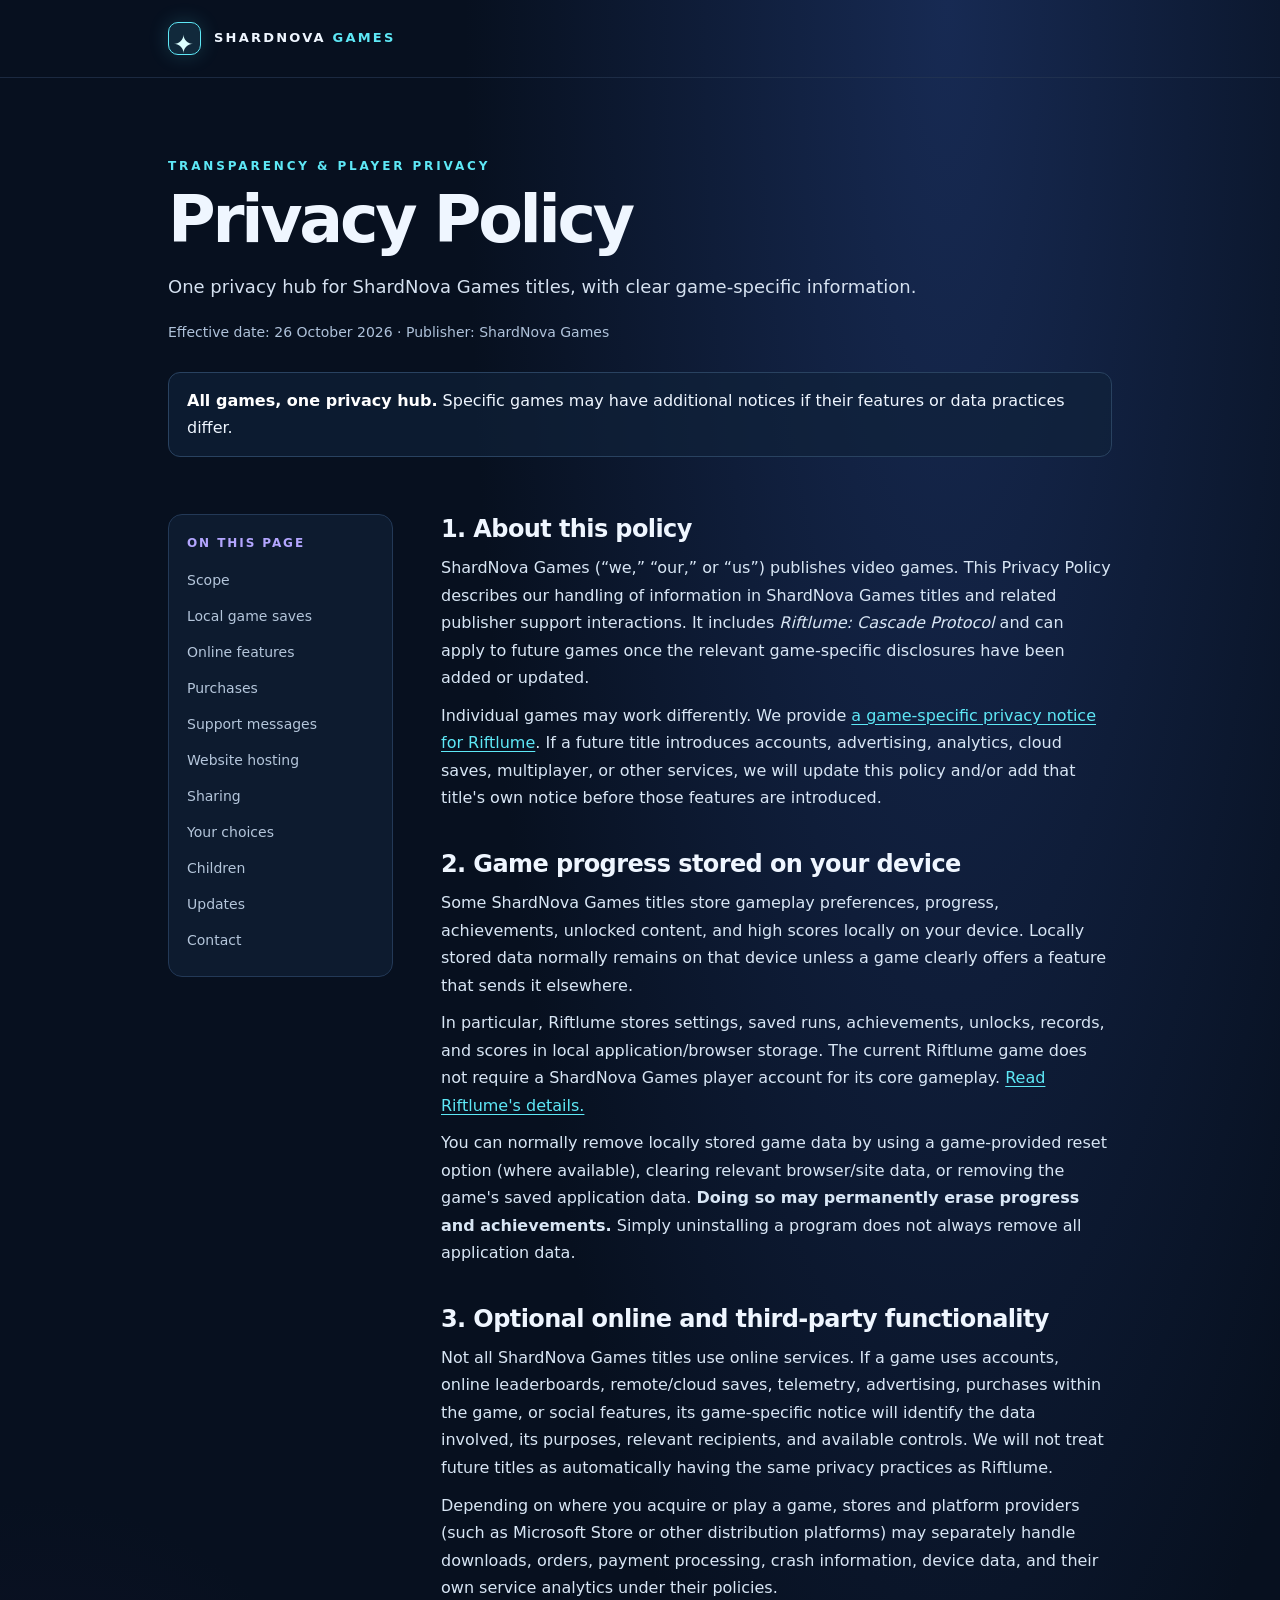
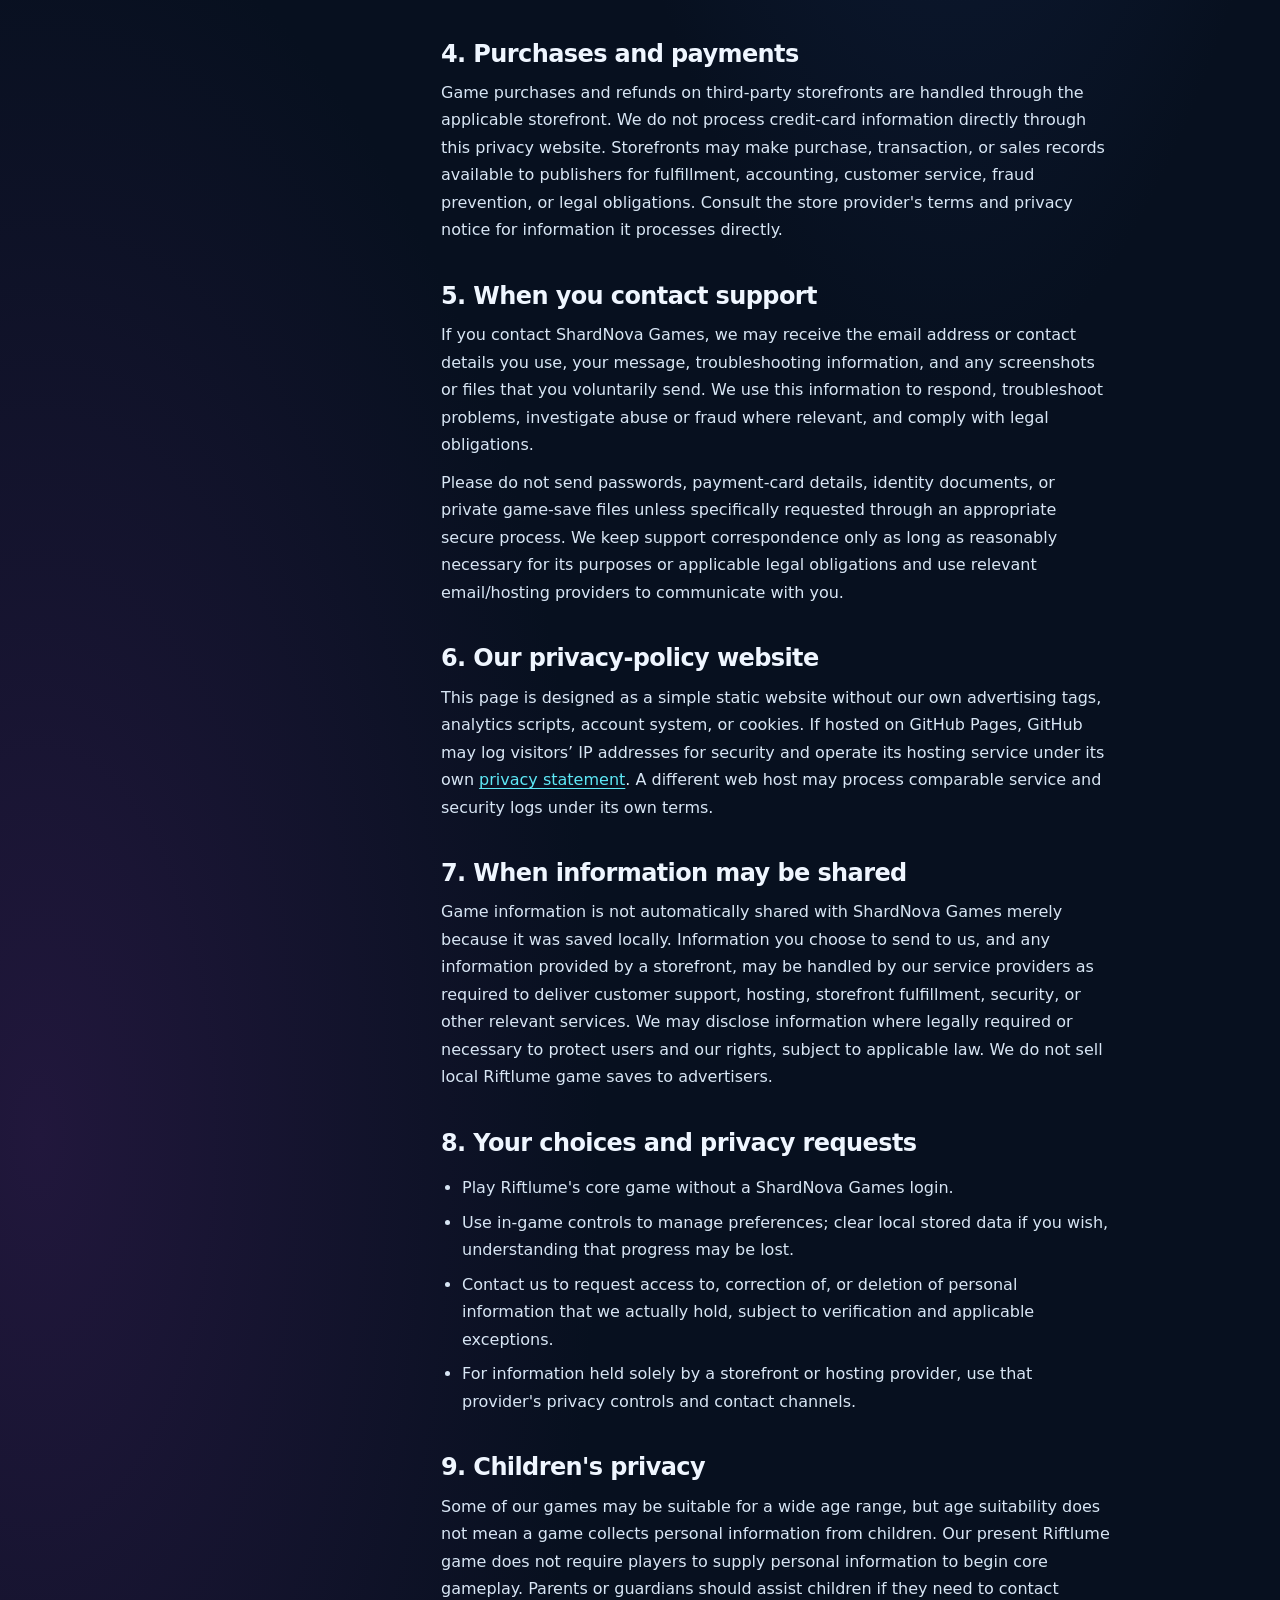
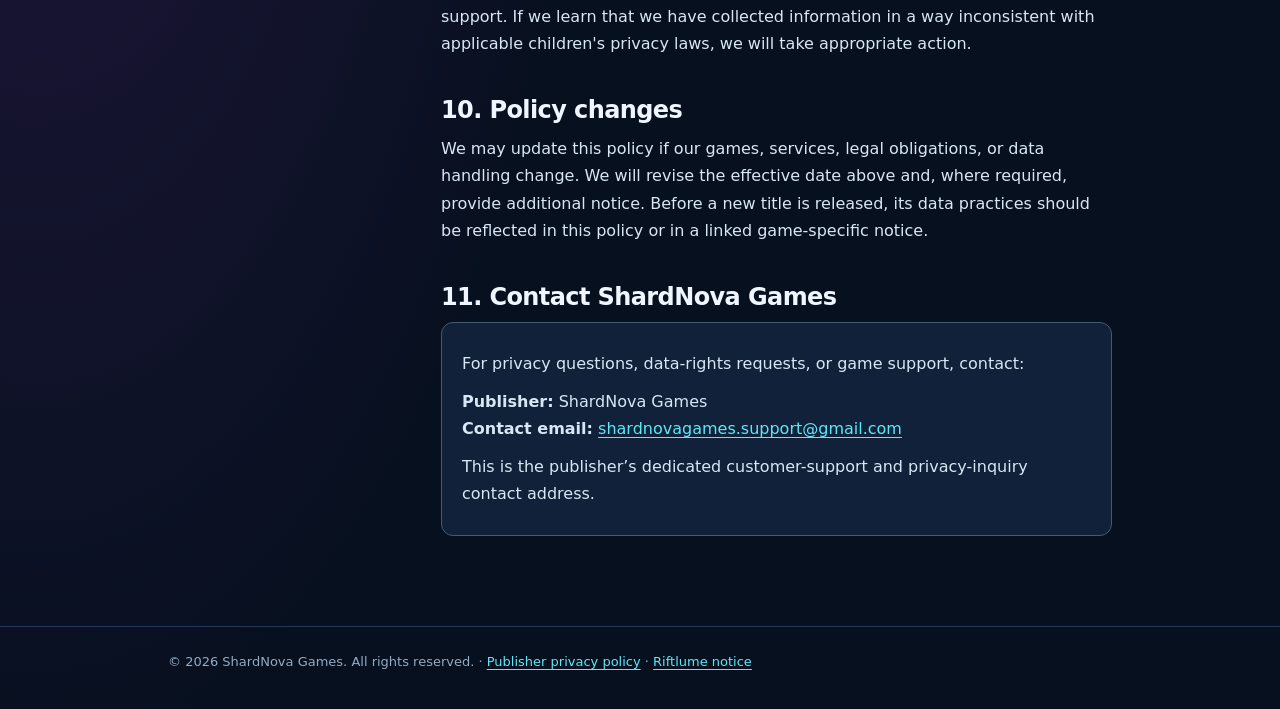
<file: index.html>
<!doctype html>
<html lang="en"><head><meta charset="utf-8"><meta name="viewport" content="width=device-width,initial-scale=1"><meta name="color-scheme" content="dark"><meta name="theme-color" content="#07101f"><title>Privacy Policy | ShardNova Games</title><meta name="description" content="Privacy information for games published by ShardNova Games."><link rel="stylesheet" href="site.css"></head>
<body><header class="topbar"><div class="shell brand"><span class="logo" aria-hidden="true">✦</span><span>SHARDNOVA <b>GAMES</b></span></div></header>
<main class="shell"><section class="hero"><div class="eyebrow">Transparency &amp; player privacy</div><h1>Privacy Policy</h1><p class="lead">One privacy hub for ShardNova Games titles, with clear game-specific information.</p><p class="metadata">Effective date: 26 October 2026 · Publisher: ShardNova Games</p>
<div class="ribbon"><strong>All games, one privacy hub.</strong> Specific games may have additional notices if their features or data practices differ.</div></section>
<div class="layout"><nav class="toc" aria-label="Page sections"><strong>On this page</strong><a href="#scope">Scope</a><a href="#local">Local game saves</a><a href="#online">Online features</a><a href="#orders">Purchases</a><a href="#support">Support messages</a><a href="#website">Website hosting</a><a href="#sharing">Sharing</a><a href="#rights">Your choices</a><a href="#children">Children</a><a href="#changes">Updates</a><a href="#contact">Contact</a></nav><article>
<h2 id="scope">1. About this policy</h2>
<p>ShardNova Games (“we,” “our,” or “us”) publishes video games. This Privacy Policy describes our handling of information in ShardNova Games titles and related publisher support interactions. It includes <em>Riftlume: Cascade Protocol</em> and can apply to future games once the relevant game-specific disclosures have been added or updated.</p>
<p>Individual games may work differently. We provide <a href="riftlume/">a game-specific privacy notice for Riftlume</a>. If a future title introduces accounts, advertising, analytics, cloud saves, multiplayer, or other services, we will update this policy and/or add that title's own notice before those features are introduced.</p>
<h2 id="local">2. Game progress stored on your device</h2>
<p>Some ShardNova Games titles store gameplay preferences, progress, achievements, unlocked content, and high scores locally on your device. Locally stored data normally remains on that device unless a game clearly offers a feature that sends it elsewhere.</p>
<p>In particular, Riftlume stores settings, saved runs, achievements, unlocks, records, and scores in local application/browser storage. The current Riftlume game does not require a ShardNova Games player account for its core gameplay. <a href="riftlume/">Read Riftlume's details.</a></p>
<p>You can normally remove locally stored game data by using a game-provided reset option (where available), clearing relevant browser/site data, or removing the game's saved application data. <strong>Doing so may permanently erase progress and achievements.</strong> Simply uninstalling a program does not always remove all application data.</p>
<h2 id="online">3. Optional online and third-party functionality</h2>
<p>Not all ShardNova Games titles use online services. If a game uses accounts, online leaderboards, remote/cloud saves, telemetry, advertising, purchases within the game, or social features, its game-specific notice will identify the data involved, its purposes, relevant recipients, and available controls. We will not treat future titles as automatically having the same privacy practices as Riftlume.</p>
<p>Depending on where you acquire or play a game, stores and platform providers (such as Microsoft Store or other distribution platforms) may separately handle downloads, orders, payment processing, crash information, device data, and their own service analytics under their policies.</p>
<h2 id="orders">4. Purchases and payments</h2>
<p>Game purchases and refunds on third-party storefronts are handled through the applicable storefront. We do not process credit-card information directly through this privacy website. Storefronts may make purchase, transaction, or sales records available to publishers for fulfillment, accounting, customer service, fraud prevention, or legal obligations. Consult the store provider's terms and privacy notice for information it processes directly.</p>
<h2 id="support">5. When you contact support</h2>
<p>If you contact ShardNova Games, we may receive the email address or contact details you use, your message, troubleshooting information, and any screenshots or files that you voluntarily send. We use this information to respond, troubleshoot problems, investigate abuse or fraud where relevant, and comply with legal obligations.</p>
<p>Please do not send passwords, payment-card details, identity documents, or private game-save files unless specifically requested through an appropriate secure process. We keep support correspondence only as long as reasonably necessary for its purposes or applicable legal obligations and use relevant email/hosting providers to communicate with you.</p>
<h2 id="website">6. Our privacy-policy website</h2>
<p>This page is designed as a simple static website without our own advertising tags, analytics scripts, account system, or cookies. If hosted on GitHub Pages, GitHub may log visitors’ IP addresses for security and operate its hosting service under its own <a href="https://docs.github.com/en/site-policy/privacy-policies/github-general-privacy-statement" rel="noopener noreferrer">privacy statement</a>. A different web host may process comparable service and security logs under its own terms.</p>
<h2 id="sharing">7. When information may be shared</h2>
<p>Game information is not automatically shared with ShardNova Games merely because it was saved locally. Information you choose to send to us, and any information provided by a storefront, may be handled by our service providers as required to deliver customer support, hosting, storefront fulfillment, security, or other relevant services. We may disclose information where legally required or necessary to protect users and our rights, subject to applicable law. We do not sell local Riftlume game saves to advertisers.</p>
<h2 id="rights">8. Your choices and privacy requests</h2>
<ul><li>Play Riftlume's core game without a ShardNova Games login.</li><li>Use in-game controls to manage preferences; clear local stored data if you wish, understanding that progress may be lost.</li><li>Contact us to request access to, correction of, or deletion of personal information that we actually hold, subject to verification and applicable exceptions.</li><li>For information held solely by a storefront or hosting provider, use that provider's privacy controls and contact channels.</li></ul>
<h2 id="children">9. Children's privacy</h2>
<p>Some of our games may be suitable for a wide age range, but age suitability does not mean a game collects personal information from children. Our present Riftlume game does not require players to supply personal information to begin core gameplay. Parents or guardians should assist children if they need to contact support. If we learn that we have collected information in a way inconsistent with applicable children's privacy laws, we will take appropriate action.</p>
<h2 id="changes">10. Policy changes</h2>
<p>We may update this policy if our games, services, legal obligations, or data handling change. We will revise the effective date above and, where required, provide additional notice. Before a new title is released, its data practices should be reflected in this policy or in a linked game-specific notice.</p>
<h2 id="contact">11. Contact ShardNova Games</h2>
<div class="contact"><p>For privacy questions, data-rights requests, or game support, contact:</p>
<p><strong>Publisher:</strong> ShardNova Games<br><strong>Contact email:</strong> <a href="mailto:shardnovagames.support@gmail.com">shardnovagames.support@gmail.com</a></p>
<p>This is the publisher’s dedicated customer-support and privacy-inquiry contact address.</p></div>
</article></div></main><footer class="footer"><div class="shell">© 2026 ShardNova Games. All rights reserved. · <a href="./">Publisher privacy policy</a> · <a href="./riftlume/">Riftlume notice</a></div></footer></body></html>
</file>
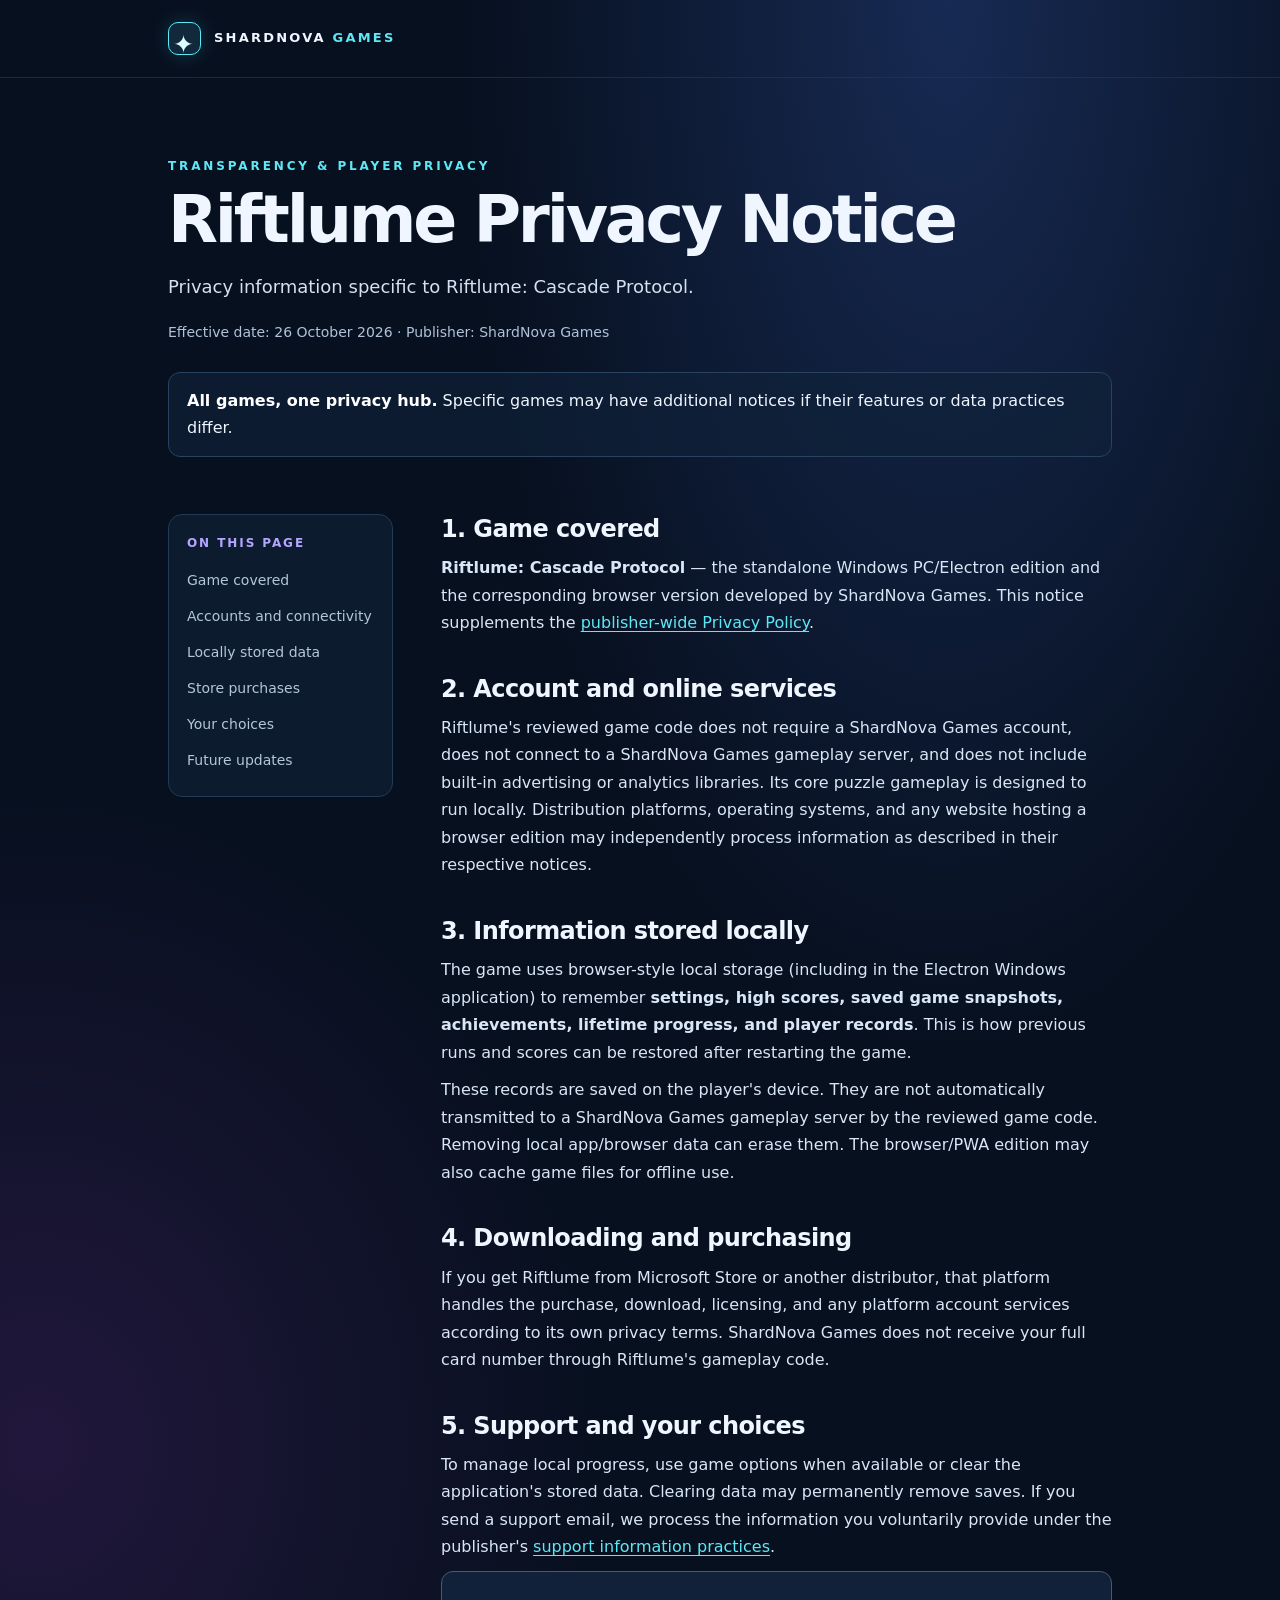
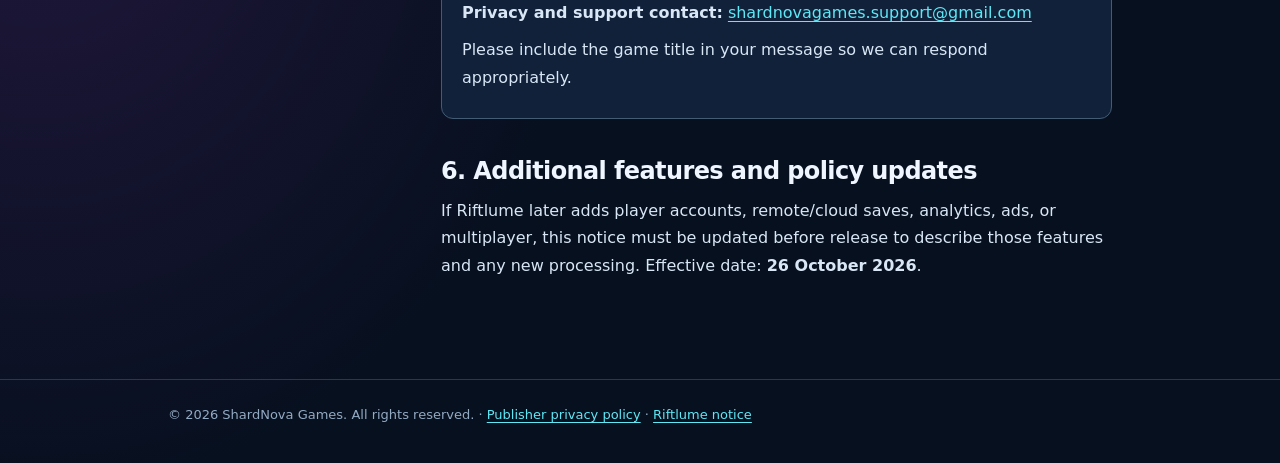
<file: riftlume/index.html>
<!doctype html>
<html lang="en"><head><meta charset="utf-8"><meta name="viewport" content="width=device-width,initial-scale=1"><meta name="color-scheme" content="dark"><meta name="theme-color" content="#07101f"><title>Riftlume Privacy Notice | ShardNova Games</title><meta name="description" content="Privacy information for games published by ShardNova Games."><link rel="stylesheet" href="../site.css"></head>
<body><header class="topbar"><div class="shell brand"><span class="logo" aria-hidden="true">✦</span><span>SHARDNOVA <b>GAMES</b></span></div></header>
<main class="shell"><section class="hero"><div class="eyebrow">Transparency &amp; player privacy</div><h1>Riftlume Privacy Notice</h1><p class="lead">Privacy information specific to Riftlume: Cascade Protocol.</p><p class="metadata">Effective date: 26 October 2026 · Publisher: ShardNova Games</p>
<div class="ribbon"><strong>All games, one privacy hub.</strong> Specific games may have additional notices if their features or data practices differ.</div></section>
<div class="layout"><nav class="toc" aria-label="Page sections"><strong>On this page</strong><a href="#applies">Game covered</a><a href="#offline">Accounts and connectivity</a><a href="#storage">Locally stored data</a><a href="#purchases">Store purchases</a><a href="#requests">Your choices</a><a href="#changes">Future updates</a></nav><article>
<h2 id="applies">1. Game covered</h2>
<p><strong>Riftlume: Cascade Protocol</strong> — the standalone Windows PC/Electron edition and the corresponding browser version developed by ShardNova Games. This notice supplements the <a href="../">publisher-wide Privacy Policy</a>.</p>
<h2 id="offline">2. Account and online services</h2>
<p>Riftlume's reviewed game code does not require a ShardNova Games account, does not connect to a ShardNova Games gameplay server, and does not include built-in advertising or analytics libraries. Its core puzzle gameplay is designed to run locally. Distribution platforms, operating systems, and any website hosting a browser edition may independently process information as described in their respective notices.</p>
<h2 id="storage">3. Information stored locally</h2>
<p>The game uses browser-style local storage (including in the Electron Windows application) to remember <strong>settings, high scores, saved game snapshots, achievements, lifetime progress, and player records</strong>. This is how previous runs and scores can be restored after restarting the game.</p>
<p>These records are saved on the player's device. They are not automatically transmitted to a ShardNova Games gameplay server by the reviewed game code. Removing local app/browser data can erase them. The browser/PWA edition may also cache game files for offline use.</p>
<h2 id="purchases">4. Downloading and purchasing</h2>
<p>If you get Riftlume from Microsoft Store or another distributor, that platform handles the purchase, download, licensing, and any platform account services according to its own privacy terms. ShardNova Games does not receive your full card number through Riftlume's gameplay code.</p>
<h2 id="requests">5. Support and your choices</h2>
<p>To manage local progress, use game options when available or clear the application's stored data. Clearing data may permanently remove saves. If you send a support email, we process the information you voluntarily provide under the publisher's <a href="../#support">support information practices</a>.</p>
<div class="contact"><p><strong>Privacy and support contact:</strong> <a href="mailto:shardnovagames.support@gmail.com">shardnovagames.support@gmail.com</a></p><p>Please include the game title in your message so we can respond appropriately.</p></div>
<h2 id="changes">6. Additional features and policy updates</h2>
<p>If Riftlume later adds player accounts, remote/cloud saves, analytics, ads, or multiplayer, this notice must be updated before release to describe those features and any new processing. Effective date: <strong>26 October 2026</strong>.</p>
</article></div></main><footer class="footer"><div class="shell">© 2026 ShardNova Games. All rights reserved. · <a href="../">Publisher privacy policy</a> · <a href="../riftlume/">Riftlume notice</a></div></footer></body></html>
</file>
<file: site.css>
:root{color-scheme:dark;--ink:#eff6ff;--muted:#afc2da;--edge:#294260;--cyan:#5ee8f6;--lilac:#b3a6ff;--bg:#07101f}
*{box-sizing:border-box}html{scroll-behavior:smooth}body{margin:0;background:radial-gradient(ellipse at 74% 0%,#172a53 0%,transparent 36%),radial-gradient(ellipse at 3% 70%,#21173c 0%,transparent 32%),var(--bg);font:16px/1.72 system-ui,-apple-system,'Segoe UI',Arial,sans-serif;color:var(--ink)}
a{color:var(--cyan);text-underline-offset:3px}a:hover{color:#c6f9ff}
.shell{max-width:1000px;margin:0 auto;padding:0 28px}.topbar{border-bottom:1px solid #263751aa;padding:22px 0}.brand{display:flex;align-items:center;gap:13px;font-weight:850;letter-spacing:.17em;font-size:13px}.logo{display:grid;place-items:center;flex:none;width:33px;height:33px;border:1px solid var(--cyan);border-radius:10px;background:#11293b;box-shadow:0 0 20px #50cfe633;color:#dbffff;font-size:25px}.brand b{color:var(--cyan)}
.hero{padding:78px 0 35px}.eyebrow{letter-spacing:.24em;color:var(--cyan);font-size:12px;font-weight:800;text-transform:uppercase}.hero h1{font-size:clamp(37px,6vw,65px);letter-spacing:-.05em;margin:8px 0 10px;line-height:1.08}.lead{font-size:18px;color:#d5e1f0;max-width:790px;margin:17px 0}.metadata{color:var(--muted);font-size:14px}.ribbon{margin-top:28px;padding:14px 18px;border:1px solid var(--edge);background:#10213aaa;border-radius:12px}.ribbon strong{color:#fff}.layout{display:grid;grid-template-columns:225px minmax(0,1fr);gap:48px;padding:22px 0 90px}.toc{align-self:start;position:sticky;top:24px;border:1px solid #233957;border-radius:14px;background:#0f1d32dd;padding:18px}.toc strong{display:block;font-size:12px;text-transform:uppercase;letter-spacing:.16em;color:var(--lilac);margin-bottom:8px}.toc a{display:block;text-decoration:none;color:#b4c6db;font-size:14px;padding:6px 0}.toc a:hover{color:var(--cyan)}
article h2{font-size:24px;letter-spacing:-.025em;margin:37px 0 10px;line-height:1.26}article h2:first-child{margin-top:0}article h3{font-size:17px;margin:24px 0 6px;color:#b6f8ff}p{margin:10px 0;color:#d8e6f5}ul{padding-left:21px;color:#d8e6f5}li{margin:7px 0}code{font:13px/1.3 ui-monospace,Consolas,monospace;color:#a6f6ff}.note{border-left:3px solid var(--cyan);padding:12px 17px;background:#0d2540aa;border-radius:0 9px 9px 0}.contact{padding:17px 20px;border:1px solid #435b73;border-radius:12px;background:#102139}.contact code{overflow-wrap:anywhere}.footer{border-top:1px solid #233957;padding:24px 0 36px;color:#93aac3;font-size:13px}.pill{display:inline-block;border:1px solid #315274;background:#132743;color:#b6deff;font-size:12px;padding:2px 10px;border-radius:50px;margin:4px 5px 4px 0}
@media(max-width:760px){.layout{display:block}.toc{position:static;margin-bottom:35px}.hero{padding-top:48px}.shell{padding:0 19px}.brand{letter-spacing:.08em}}
</file>
